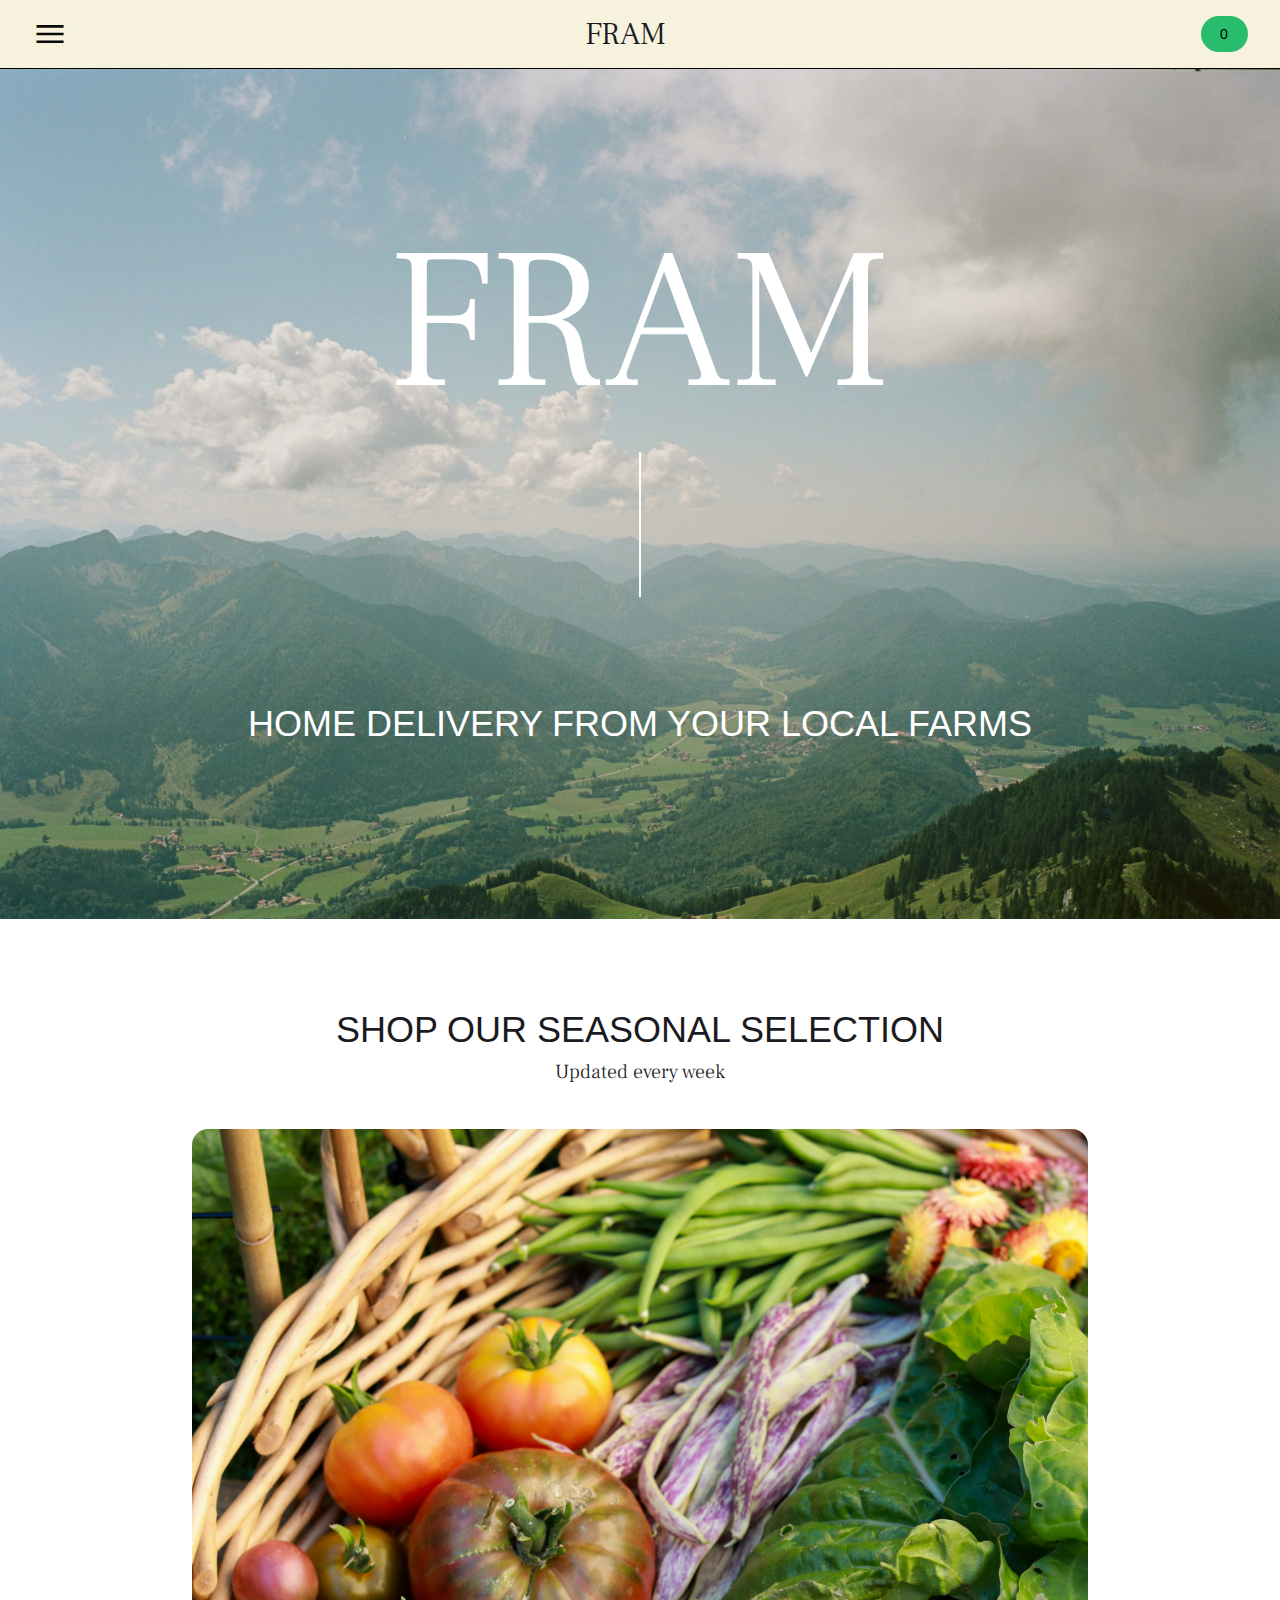
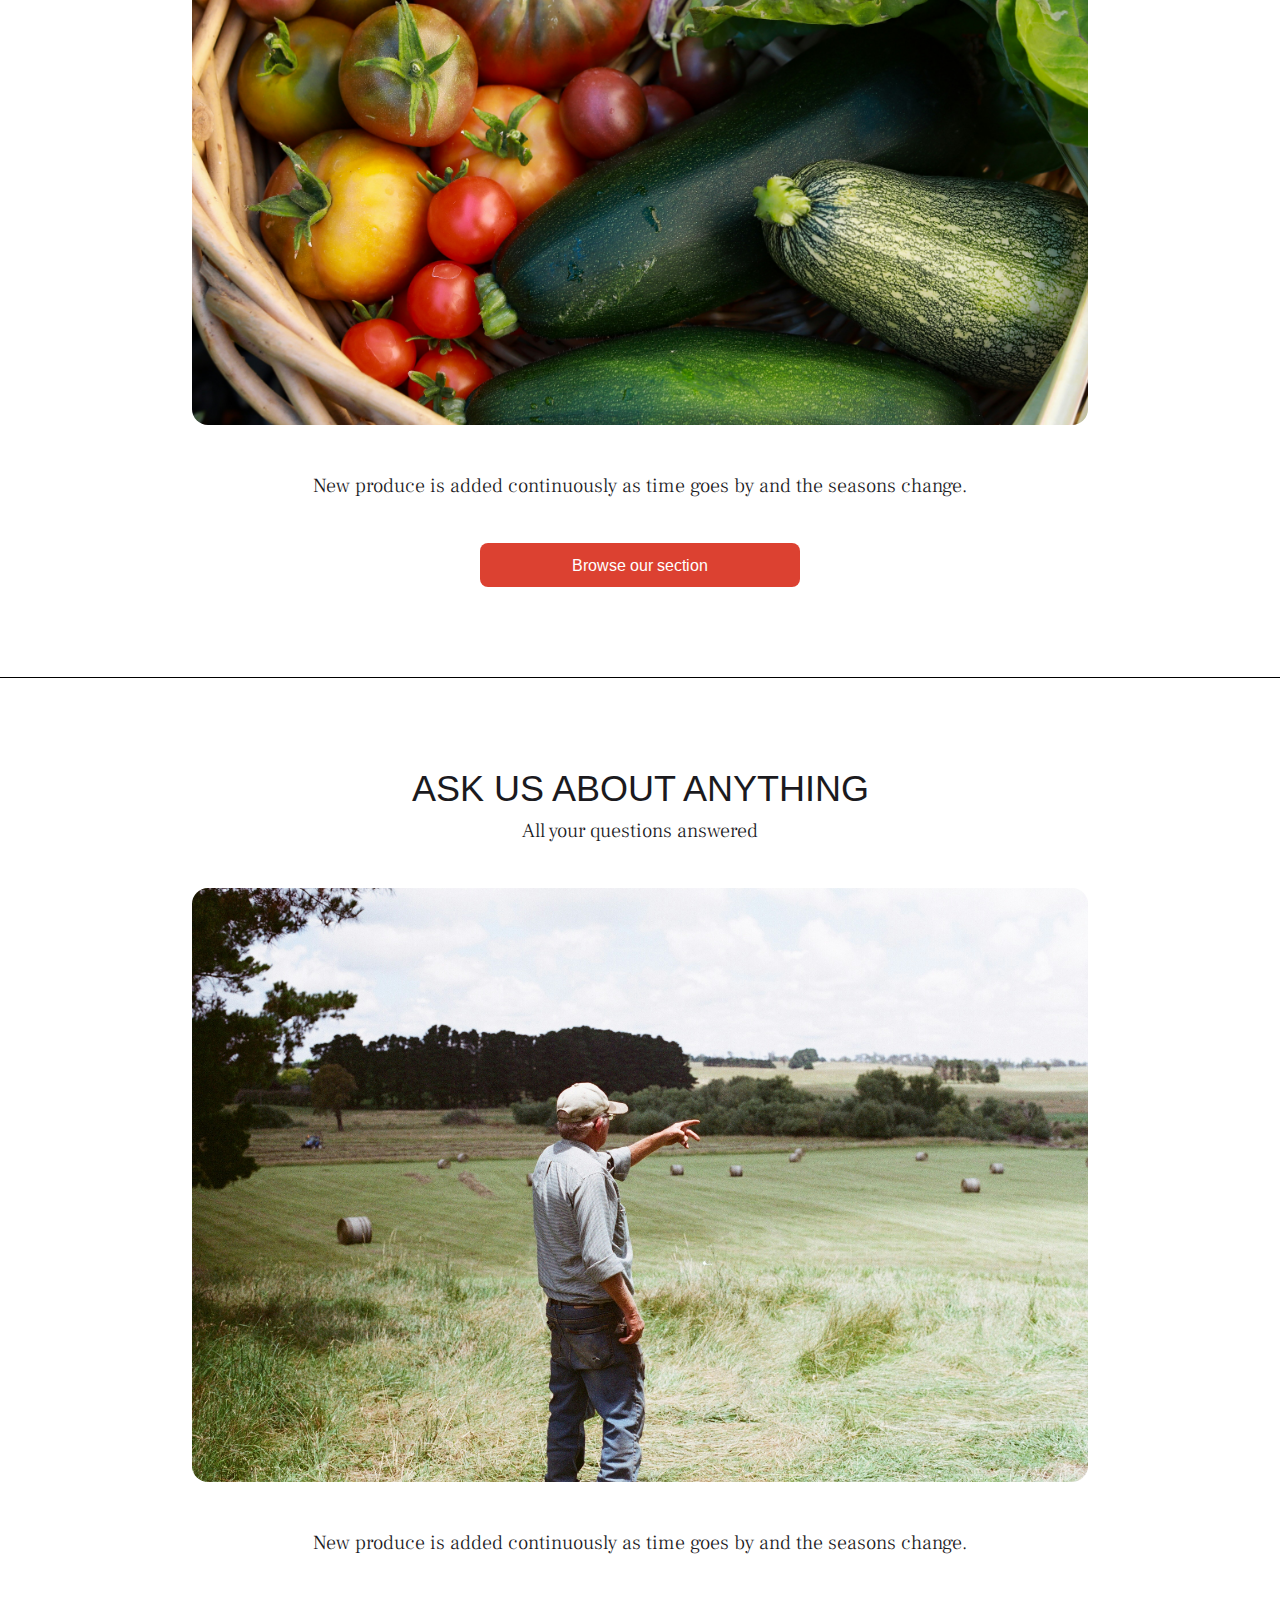
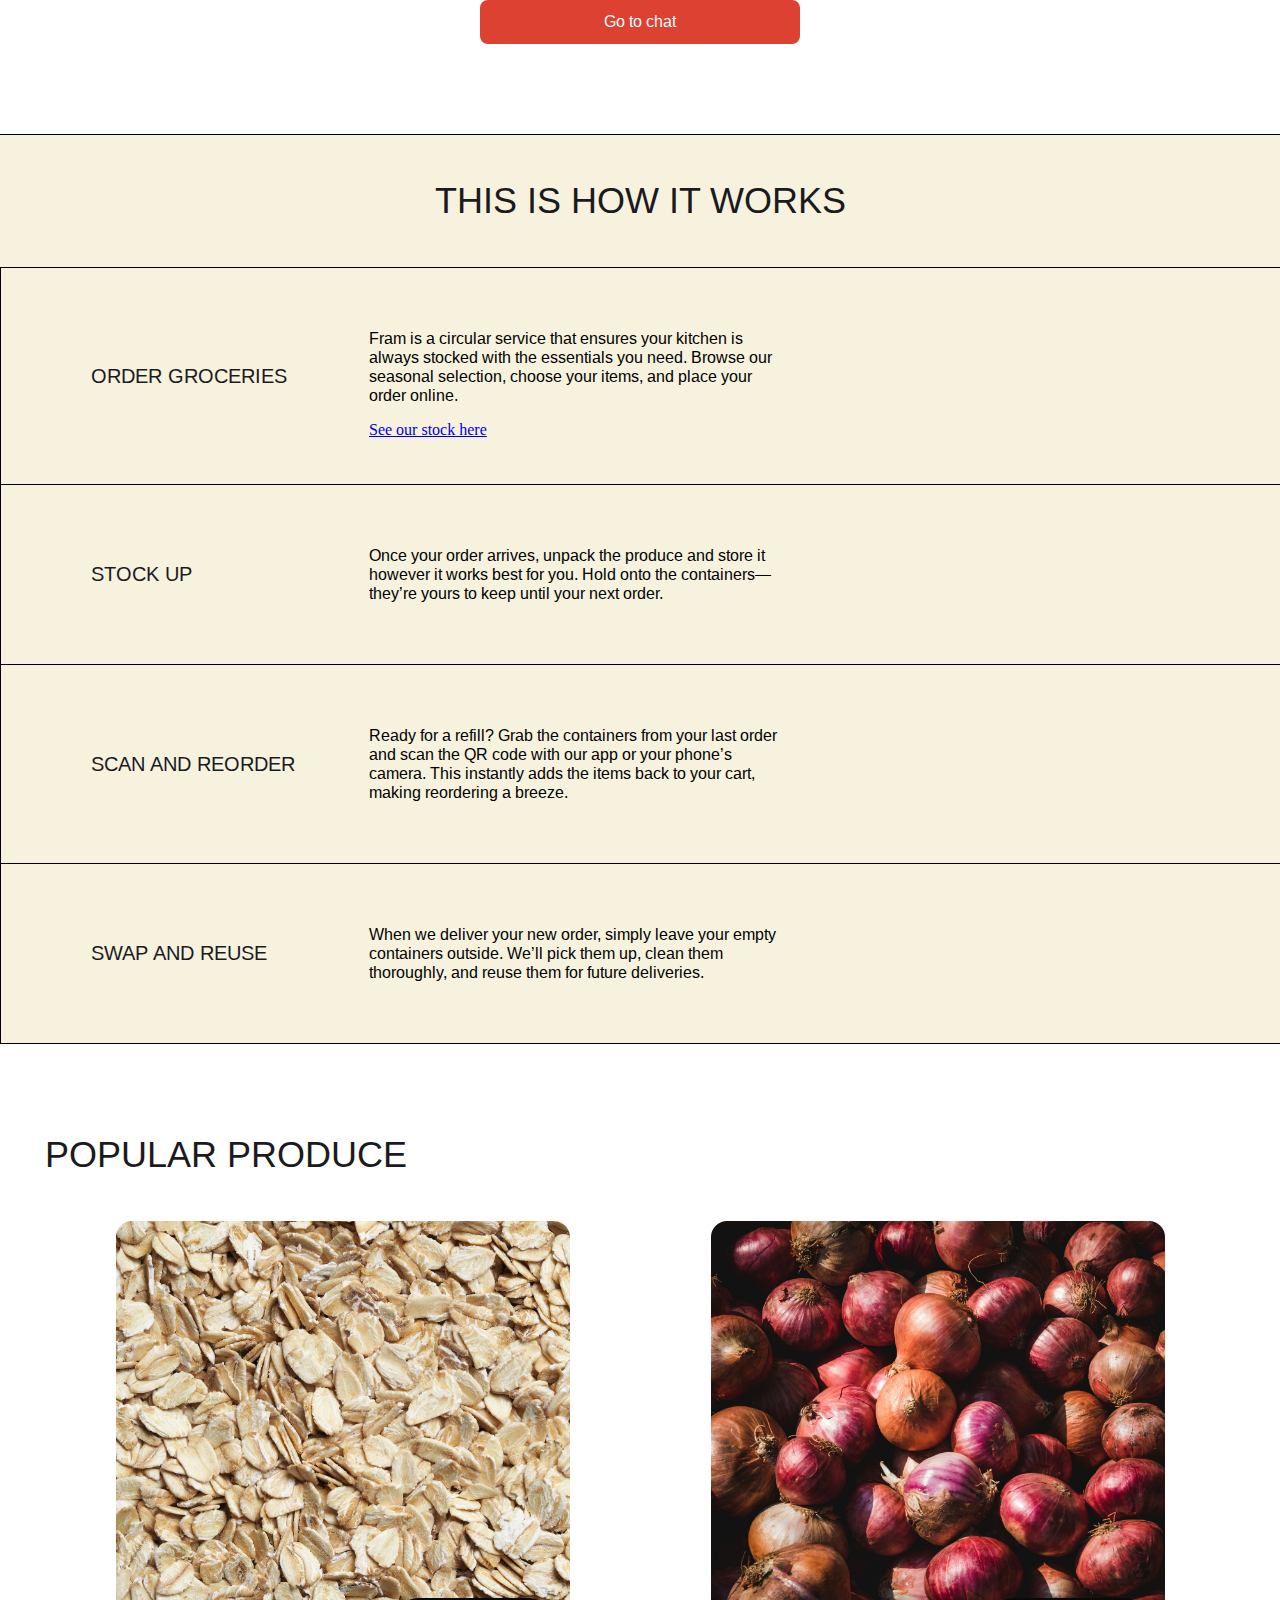
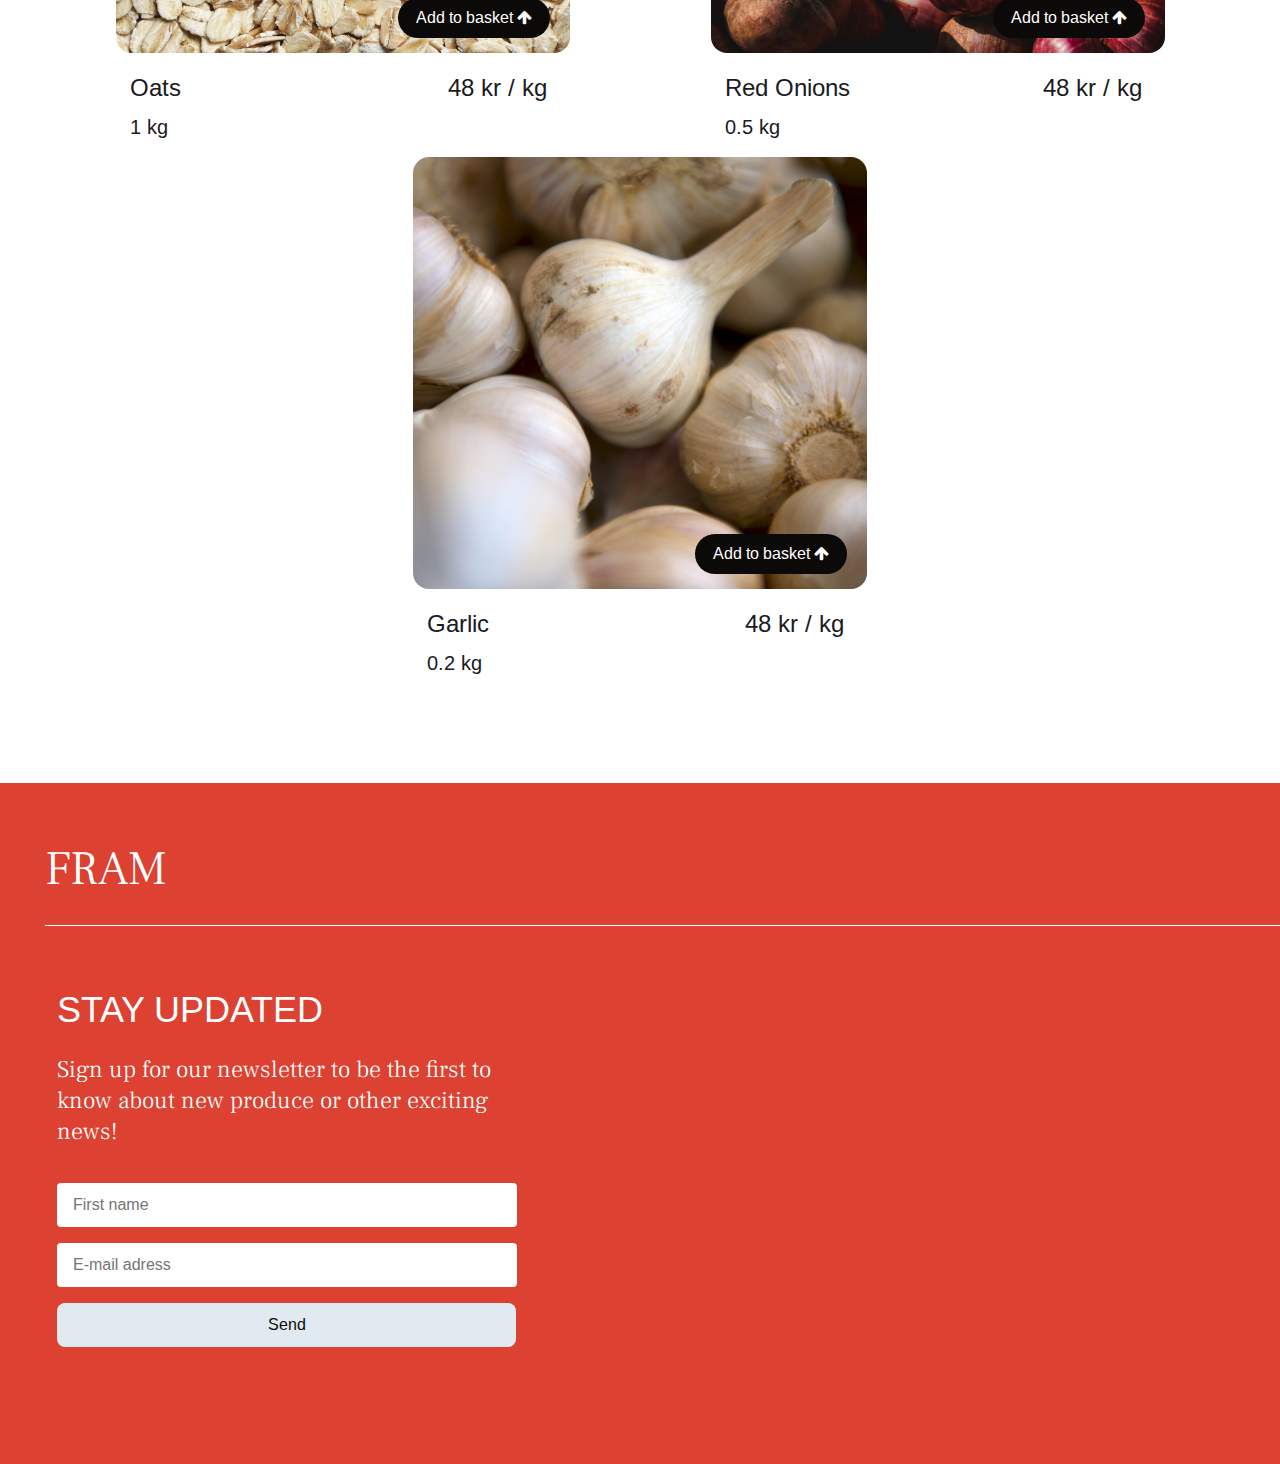
<file: index.html>
<!DOCTYPE html>
<html lang="en">

    <head>
        <meta charset="UTF-8">
        <meta name="viewport" content="width=device-width, initial-scale=1.0">
        <title>FRAM Local farm products</title>
        <link rel="stylesheet" href="styles.css"/>
        <link rel="preconnect" href="https://fonts.googleapis.com">
        <link rel="preconnect" href="https://fonts.gstatic.com" crossorigin>
        <link href="https://fonts.googleapis.com/css2?family=Arimo:ital,wght@0,400..700;1,400..700&family=Frank+Ruhl+Libre:wght@300..900&family=Kufam:ital,wght@0,400..900;1,400..900&display=swap" rel="stylesheet">
        <link rel="stylesheet" href="https://cdnjs.cloudflare.com/ajax/libs/font-awesome/4.7.0/css/font-awesome.min.css">
        <link rel="stylesheet" href="https://fonts.googleapis.com/css2?family=Material+Symbols+Outlined:opsz,wght,FILL,GRAD@20..48,100..700,0..1,-50..200&icon_names=menu"/>
        <link rel="stylesheet" href="https://fonts.googleapis.com/css2?family=Material+Symbols+Outlined:opsz,wght,FILL,GRAD@20..48,100..700,0..1,-50..200&icon_names=close" />
    </head>

    

    <body>

        <header tabindex="0">

            <nav id="topnav-line">
                <button id="openBtn" class="material-symbols-outlined" onclick="openNav()">&#xe5d2;</button>
                <a id="homeBtn" href="index.html"><h1>FRAM</h1></a>
                <div class="cart-count"><p id="clicks" class="cart-number">0</p></div>
            </nav>

            <nav id="mySidebar" class="sidebar">
                <button id="closeBtn" href="javascript:void(0)" class="material-symbols-outlined" tabindex="19" onclick="closeNav()">&#xe5cd;</button>
                <a id="productNav" href="product-page.html" tabindex="17">PRODUCTS</a>
                <a id="chatNav" href="chatbot.html" tabindex="18">CHAT</a>
                <a id="checkoutNav" href="checkout.html">CHECKOUT</a>
            </nav>  

        </header>

        <main>

            <section id="hero-section">
                    <h1 class="hero-heading">FRAM</h1>           
                    <div class="vertical-line"></div>
                    <h2 class="hero-text">HOME DELIVERY FROM YOUR LOCAL FARMS</h2>
            </section>

            <section id="shortcut-display" tabindex="1">
                <div class="shortcut-display-left">
                    <h2>SHOP OUR SEASONAL SELECTION</h2>
                    <h5>Updated every week</h5>
                    <img src="Mixed-produce.jpg" alt="Basket of mixed fresh produce from the farm">
                    <h5>New produce is added continuously as time goes by and the seasons change.</h5>
                    <button type="button" class="red-button" onclick="location.href='product-page.html'" tabindex="2">Browse our section</button>
                </div>
                <div class="shortcut-display-right">
                    <h2>ASK US ABOUT ANYTHING</h2>
                    <h5>All your questions answered</h5>
                    <img src="man-on-field.jpg" alt="Old man pointing out on a green field on the farm">
                    <h5>New produce is added continuously as time goes by and the seasons change.</h5>
                    <button type="button" class="red-button" onclick="location.href='chatbot.html'" tabindex="3">Go to chat</button>
                </div>
            </section>

            <section id="informationAndGuidance" class="wrapper" tabindex="4">
                <div class="informationAndGuidance-left">
                    <h2>THIS IS HOW IT WORKS</h2>
                </div>
                <div class="informationAndGuidance-right">
                    <div class="informationAndGuidance-right-child">
                        <h4>ORDER GROCERIES</h4>
                        <div class="text-link-container">
                            <p>Fram is a circular service that ensures your kitchen is always stocked with the essentials you need. Browse our seasonal selection, choose your items, and place your order online.</p>
                            <a href="product-page.html" tabindex="5">See our stock here</a>
                        </div>
                    </div>
                    <div class="informationAndGuidance-right-child" tabindex="6">
                        <h4>STOCK UP</h4>
                        <p >Once your order arrives, unpack the produce and store it however it works best for you. Hold onto the containers—they’re yours to keep until your next order.</p>                        
                    </div>
                    <div class="informationAndGuidance-right-child" tabindex="7">
                        <h4>SCAN AND REORDER</h4>
                        <p>Ready for a refill? Grab the containers from your last order and scan the QR code with our app or your phone’s camera. This instantly adds the items back to your cart, making reordering a breeze.</h5>
                    </div>
                    <div class="informationAndGuidance-right-child" id="child1" tabindex="8">
                        <h4>SWAP AND REUSE</h4>
                        <p>When we deliver your new order, simply leave your empty containers outside. We’ll pick them up, clean them thoroughly, and reuse them for future deliveries.</p>
                    </div>  
                </div>
            </section>

            <section id="most-popular-display" tabindex="9">
                <h2>POPULAR PRODUCE</h2>
                <div class="product-card-container">
                    
                    <div class="product-card">

                        <div class="img-container">
                            <img src="Oats-pic.jpg" alt="Pile of Oats">
                            <button type="button" id="addToBasketBtn1" class="addToBasketBtn" tabindex="10" onclick="myFunction('Oats', 48)">Add to basket&nbsp;<i class="fa fa-arrow-up" aria-hidden="true"></i></button>
                        </div>
                        
                        <div class="product-card-child">
                            <h3>Oats</h3> 
                            <h3>48 kr / kg</h3>
                        </div>

                        <h4>1 kg</h4>  

                    </div>
    
                    <div class="product-card">

                        <div class="img-container">
                            <img src="Red-onion-pic.jpg" alt="Pile of Red Onions">
                            <button type="button" id="addToBasketBtn2" class="addToBasketBtn" tabindex="11" onclick="myFunction('Red Onions', 24)">Add to basket&nbsp;<i class="fa fa-arrow-up" aria-hidden="true"></i></button>
                        </div>

                        <div class="product-card-child">
                            <h3>Red Onions</h3> 
                            <h3>48 kr / kg</h3>
                        </div>

                        <h4>0.5 kg</h4>  
                    </div>
    
                    <div class="product-card">

                        <div class="img-container">
                            <img src="Garlic-pic.jpg" alt="Pile of Garlic">
                            <button type="button" id="addToBasketBtn3" class="addToBasketBtn" tabindex="12" onclick="myFunction('Garlic', 9.6)">Add to basket&nbsp;<i class="fa fa-arrow-up" aria-hidden="true"></i></button>
                        </div>

                        <div class="product-card-child">
                            <h3>Garlic</h3> 
                            <h3>48 kr / kg</h3>
                        </div>

                        <h4>0.2 kg</h4>  
                    </div>

                </div>
            </section>


        </main>

        <footer tabindex="13">
            <h6 class="footer-heading">FRAM</h6>
            <div class="form-box">
                
                <h2>STAY UPDATED</h2>
                <h6>Sign up for our newsletter to be the first to know about new produce or other exciting news!</h6>

                <form id="newsForm" action="/submit-form" method="post">
                    
                    <label for="form-first-name" hidden>First name:</label>
                    <input type="text" id="formFirstname" name="form-firstName" tabindex="14" required placeholder="First name">
                    
                    <label for="form-email" hidden>E-mail:</label>
                    <input type="email" id="formEmail" name="form-email" tabindex="15" required placeholder="E-mail adress">
                    
                    <button type="submit" id="submitBtn" class="submit-button" tabindex="16">Send</button>

                </form>

            </div>
            


        </footer>

        <script src="script.js"></script>
    </body>

</html>
</file>
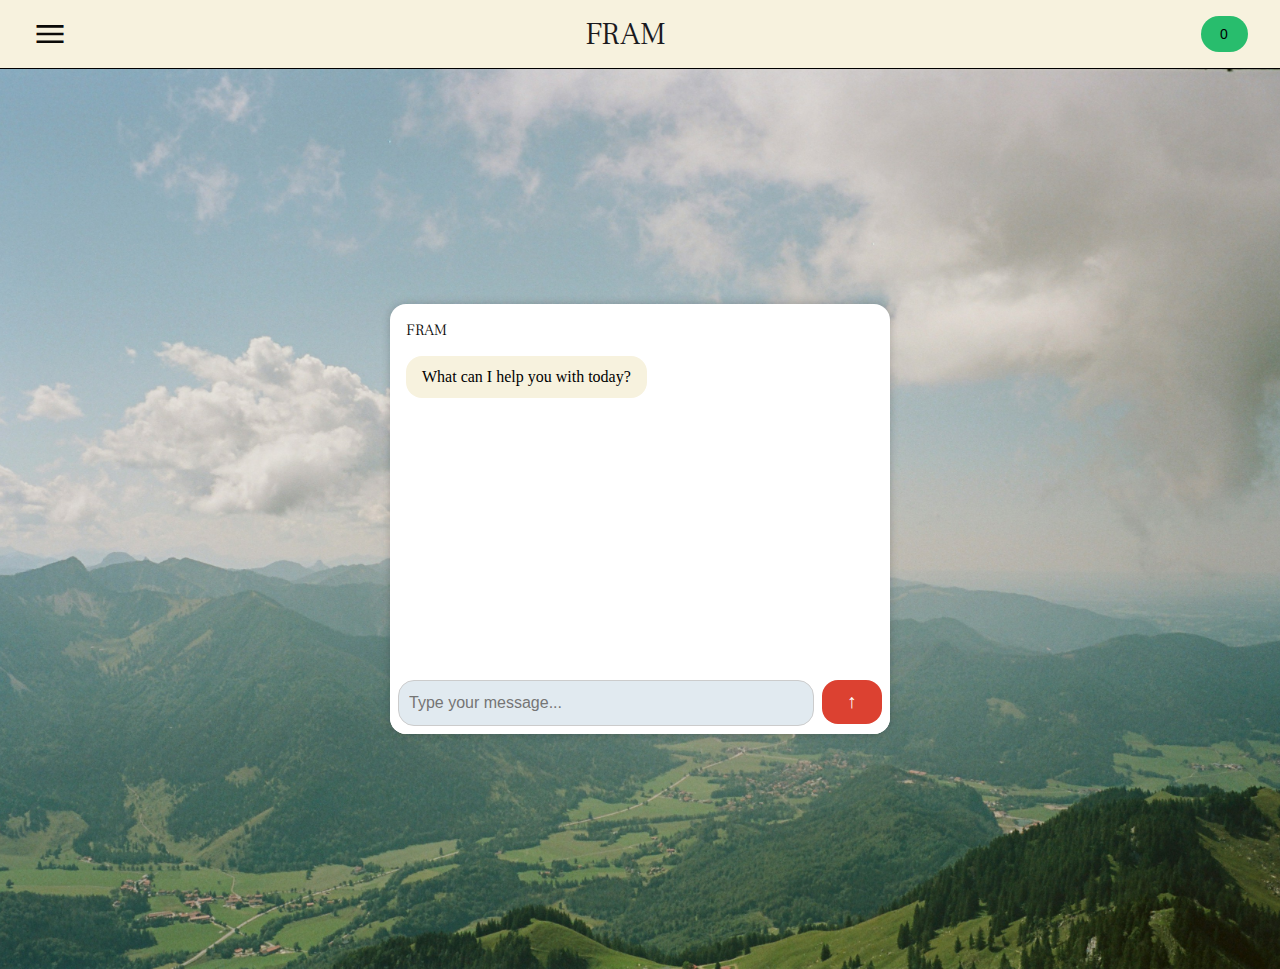
<file: chatbot.html>
<!DOCTYPE html>
<html lang="en">

    <head>
        <meta charset="UTF-8">
        <meta name="viewport" content="width=device-width, initial-scale=1.0">
        <title>FRAM Local farm products</title>
        <link rel="stylesheet" href="styles.css"/>
        <link rel="preconnect" href="https://fonts.googleapis.com">
        <link rel="preconnect" href="https://fonts.gstatic.com" crossorigin>
        <link href="https://fonts.googleapis.com/css2?family=Arimo:ital,wght@0,400..700;1,400..700&family=Frank+Ruhl+Libre:wght@300..900&family=Kufam:ital,wght@0,400..900;1,400..900&display=swap" rel="stylesheet">
        <link rel="stylesheet" href="https://cdnjs.cloudflare.com/ajax/libs/font-awesome/4.7.0/css/font-awesome.min.css">
        <link rel="stylesheet" href="https://fonts.googleapis.com/css2?family=Material+Symbols+Outlined:opsz,wght,FILL,GRAD@20..48,100..700,0..1,-50..200&icon_names=menu"/>
        <link rel="stylesheet" href="https://fonts.googleapis.com/css2?family=Material+Symbols+Outlined:opsz,wght,FILL,GRAD@20..48,100..700,0..1,-50..200&icon_names=close" />
    </head>

    <body>

        <header>

            <div id="topnav-line">
                <button id="openBtn" class="material-symbols-outlined" onclick="openNav()">&#xe5d2;</button>
                <a id="homeBtn" href="index.html"><h1>FRAM</h1></a>
                <div class="cart-count"><p id="clicks" class="cart-number">0</p></div>
            </div>

            <div id="mySidebar" class="sidebar">
                <button id="closeBtn" href="javascript:void(0)" class="material-symbols-outlined" onclick="closeNav()">&#xe5cd;</button>
                <a id="productNav" href="product-page.html">PRODUCTS</a>
                <a id="chatNav" href="chatbot.html">CHAT</a>
                <a id="checkoutNav" href="checkout.html">CHECKOUT</a>
            </div>  

        </header>

        <main>
            <section id="chatbot-section">
                
                <div class="chat-container">
                    <div class="chat-box" id="chat-box">
                        <h6>FRAM</h6><div class="message bot">What can I help you with today?</div>
                    </div>
                    <form class="chat-input-area">
                        <input type="text" id="user-input" placeholder="Type your message..." />
                        <button id="chat-sendBtn">↑</button>
                    </form>
                </div>

            </section>

        </main>

        <script src="script.js"></script>
        <script src="chatbot-script.js"></script>

    </body>

</html>
</file>
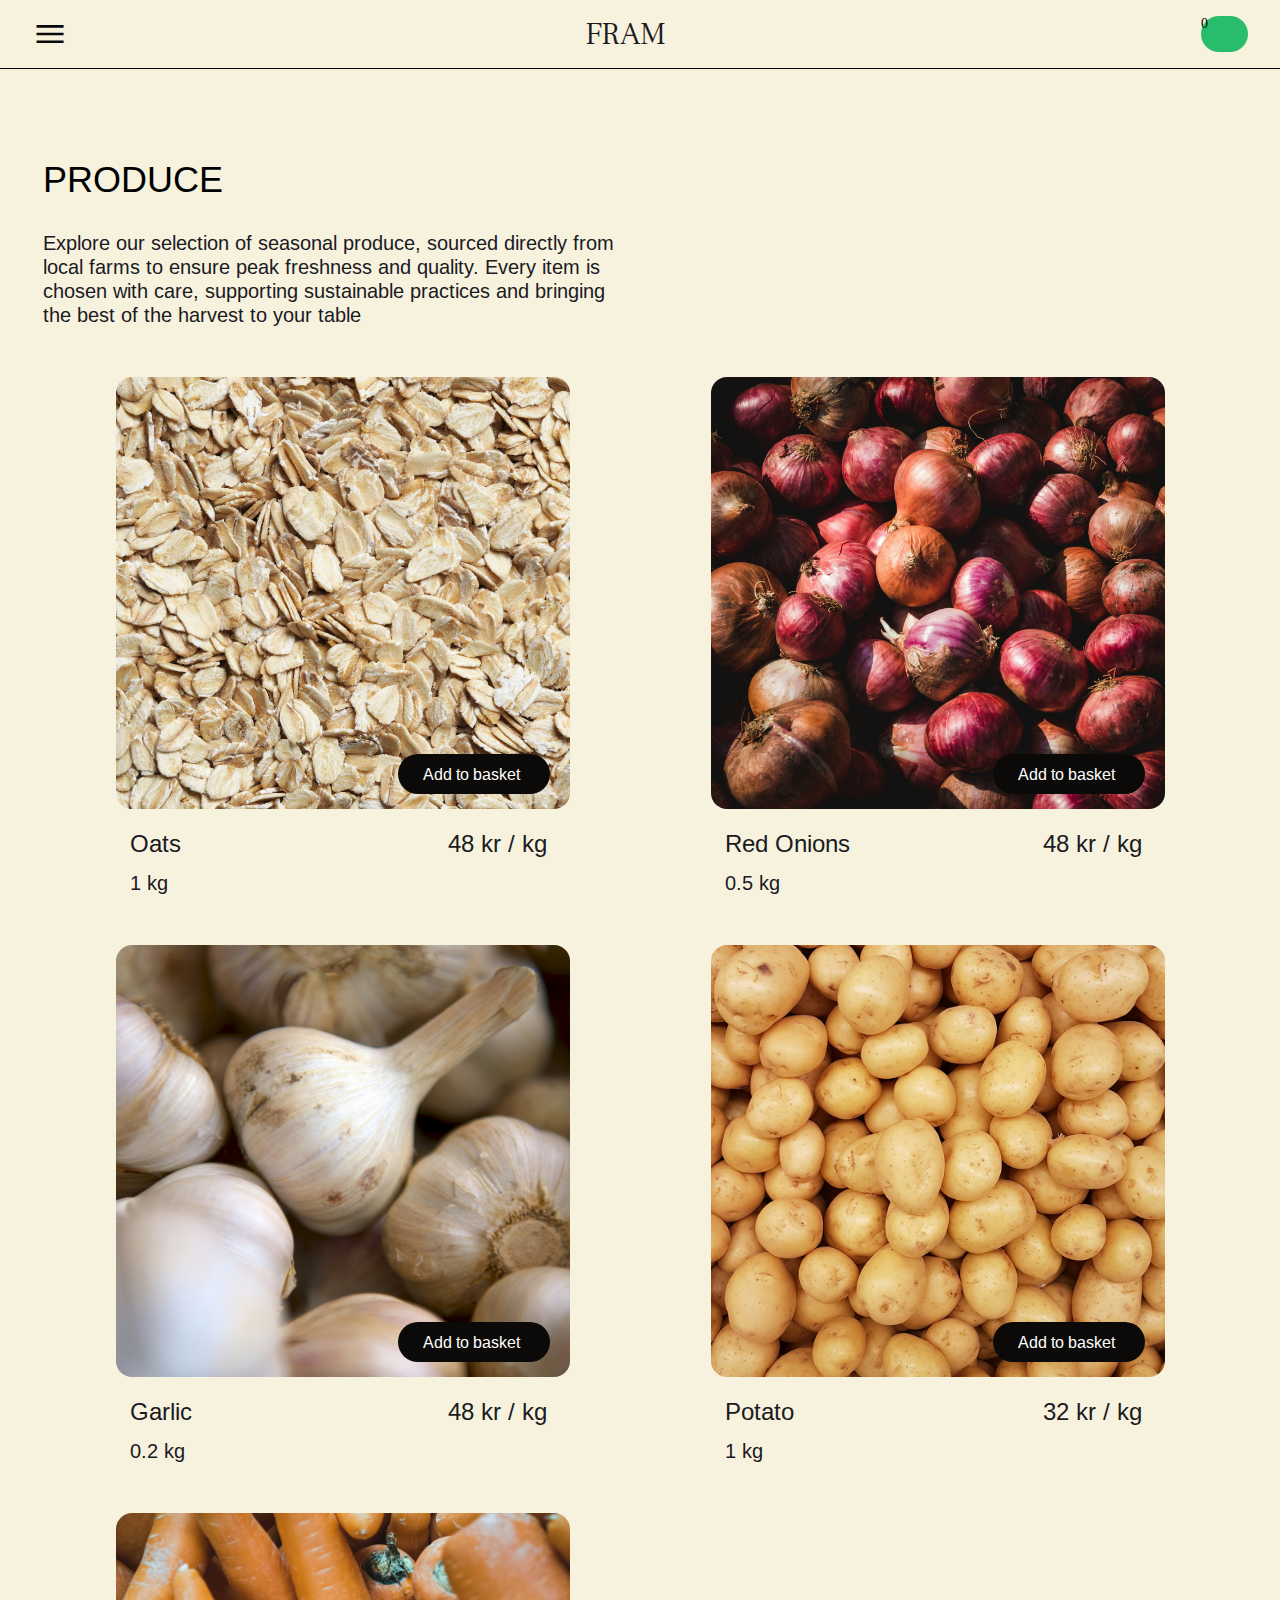
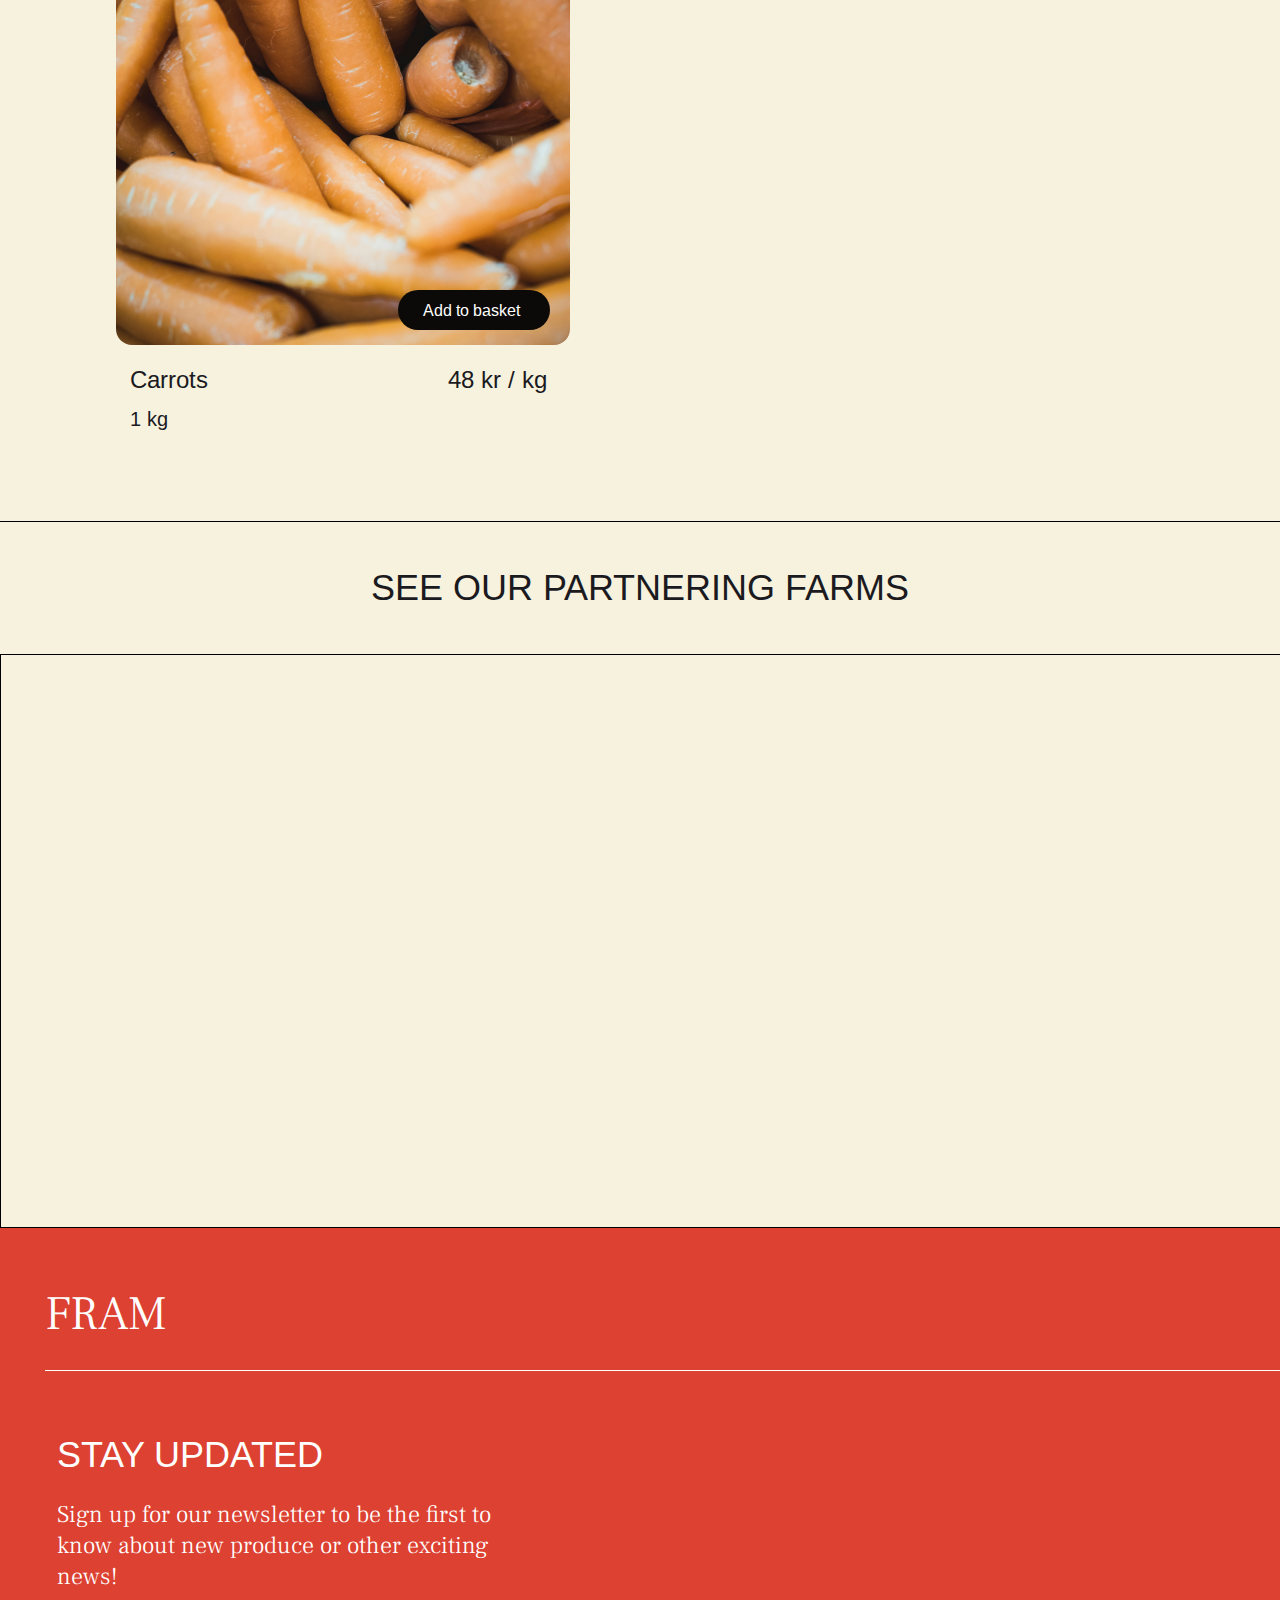
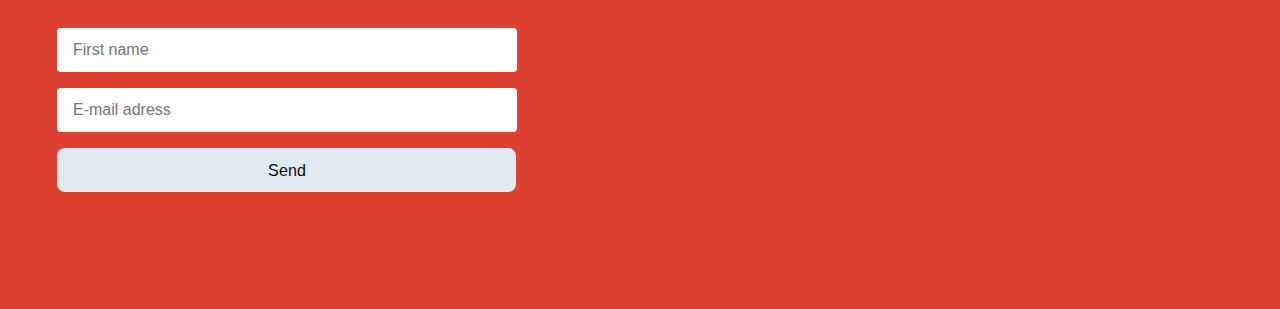
<file: product-page.html>
<!DOCTYPE html>
<html lang="en">

    <head>
        <meta charset="UTF-8">
        <meta name="viewport" content="width=device-width, initial-scale=1.0">
        <title>FRAM Local farm products</title>
        <link rel="stylesheet" href="styles.css"/>
        <link rel="preconnect" href="https://fonts.googleapis.com">
        <link rel="preconnect" href="https://fonts.gstatic.com" crossorigin>
        <link href="https://fonts.googleapis.com/css2?family=Arimo:ital,wght@0,400..700;1,400..700&family=Frank+Ruhl+Libre:wght@300..900&family=Kufam:ital,wght@0,400..900;1,400..900&display=swap" rel="stylesheet">
        <!-- <link rel="stylesheet" href="https://cdnjs.cloudflare.com/ajax/libs/font-awesome/4.7.0/css/font-awesome.min.css"> --> 
        <link rel="stylesheet" href="https://fonts.googleapis.com/css2?family=Material+Symbols+Outlined:opsz,wght,FILL,GRAD@20..48,100..700,0..1,-50..200&icon_names=menu"/>
        <link rel="stylesheet" href="https://fonts.googleapis.com/css2?family=Material+Symbols+Outlined:opsz,wght,FILL,GRAD@20..48,100..700,0..1,-50..200&icon_names=close" />
    </head>

    <body>

        <header tabindex="0">

            <div id="topnav-line">
                <button id="openBtn" class="material-symbols-outlined" tabindex="1" onclick="openNav()">&#xe5d2;</button>
                <a id="homeBtn" href="index.html"><h1>FRAM</h1></a>
                <div class="cart-count"><a id="clicks">0</a></div>
            </div>

            <div id="mySidebar" class="sidebar">
                <button id="closeBtn" href="javascript:void(0)" class="material-symbols-outlined" tabindex="4" onclick="closeNav()">&#xe5cd;</button>
                <a id="productNav" href="product-page.html" tabindex="2">PRODUCTS</a>
                <a id="chatNav" href="chatbot.html" tabindex="3">CHAT</a>
                <a id="checkoutNav" href="checkout.html">CHECKOUT</a>
            </div>  

        </header>

        <main>

            <section id="produce-page-heading" tabindex="4">
                <h2>PRODUCE</h2>
                <h4>Explore our selection of seasonal produce, sourced directly from local farms to ensure peak freshness and quality. Every item is chosen with care, supporting sustainable practices and bringing the best of the harvest to your table</h4> 
            </section>

            <section id="product-display">

                <div class="product-card-container">
                    
                    <div class="product-card" id="product-card-produce_page">

                        <div class="img-container">
                            <img src="Oats-pic.jpg" alt="Pile of Oats">
                            <button type="button" id="addToBasketBtn1" class="addToBasketBtn" tabindex="5" onclick="myFunction('Oats', 48)">Add to basket&nbsp;<i class="fa fa-arrow-up" aria-hidden="true"></i></button>
                        </div>
                        
                        <div class="product-card-child">
                            <h3>Oats</h3> 
                            <h3>48 kr / kg</h3>
                        </div>

                        <h4>1 kg</h4>  

                    </div>
    
                    <div class="product-card" id="product-card-produce_page">

                        <div class="img-container">
                            <img src="Red-onion-pic.jpg" alt="Pile of Red Onions">
                            <button type="button" id="addToBasketBtn2" class="addToBasketBtn" tabindex="6" onclick="myFunction('Red Onions', 24)">Add to basket&nbsp;<i class="fa fa-arrow-up" aria-hidden="true"></i></button>
                        </div>

                        <div class="product-card-child">
                            <h3>Red Onions</h3> 
                            <h3>48 kr / kg</h3>
                        </div>

                        <h4>0.5 kg</h4>  
                    </div>
    
                    <div class="product-card" id="product-card-produce_page">

                        <div class="img-container">
                            <img src="Garlic-pic.jpg" alt="Pile of Garlic">
                            <button type="button" id="addToBasketBtn3" class="addToBasketBtn" tabindex="7" onclick="myFunction('Garlic', 9.6)">Add to basket&nbsp;<i class="fa fa-arrow-up" aria-hidden="true"></i></button>
                        </div>

                        <div class="product-card-child">
                            <h3>Garlic</h3> 
                            <h3>48 kr / kg</h3>
                        </div>

                        <h4>0.2 kg</h4>  
                    </div>

                    <div class="product-card" id="product-card-produce_page">

                        <div class="img-container">
                            <img src="potato.jpg" alt="Pile of Potatoes'">
                            <button type="button" id="addToBasketBtn4" class="addToBasketBtn" tabindex="8" onclick="myFunction('Garlic', 32)">Add to basket&nbsp;<i class="fa fa-arrow-up" aria-hidden="true"></i></button>
                        </div>

                        <div class="product-card-child">
                            <h3>Potato</h3> 
                            <h3>32 kr / kg</h3>
                        </div>

                        <h4>1 kg</h4>  
                    </div>

                    <div class="product-card" id="product-card-produce_page">

                        <div class="img-container">
                            <img src="carrots.jpg" alt="Pile of Carrots'">
                            <button type="button" id="addToBasketBtn5" class="addToBasketBtn" tabindex="9" onclick="myFunction('Garlic', 48)">Add to basket&nbsp;<i class="fa fa-arrow-up" aria-hidden="true"></i></button>
                        </div>

                        <div class="product-card-child">
                            <h3>Carrots</h3> 
                            <h3>48 kr / kg</h3>
                        </div>

                        <h4>1 kg</h4>  
                    </div>

                    <div class="product-card" id="product-card-produce_page">
                        <!-- EDIT INPUT IN CONTAINER UNDER FOR NEW PRUDUCT ON DISPLAY!

                        <div class="img-container">
                            <img src="carrots.jpg" alt="Pile of Carrots'">
                            <button type="button" id="addToBasketBtn6" class="addToBasketBtn" tabindex="x" onclick="myFunction('Garlic', 48)">Add to basket&nbsp;<i class="fa fa-arrow-up" aria-hidden="true"></i></button>
                        </div>

                        <div class="product-card-child">
                            <h3>Carrots</h3> 
                            <h3>48 kr / kg</h3>
                        </div>

                        <h4>1 kg</h4>

                        -->
                    </div>

                </div>

            </section>
            
            <section id="informationAndGuidance" class="wrapper" tabindex="10">
                <div class="informationAndGuidance-left" id="map-header-box">
                    <h2>SEE OUR PARTNERING FARMS</h2>
                </div>
                <div class="informationAndGuidance-right" id="map-box">
                    <div id="map-partnerFarms">
                        <iframe src="https://www.google.com/maps/embed?pb=!1m18!1m12!1m3!1d22396.855459154856!2d10.611130258850219!3d60.302903454033235!2m3!1f0!2f0!3f0!3m2!1i1024!2i768!4f13.1!3m3!1m2!1s0x4641a30c3be67c59%3A0x94dbad789ad47bba!2sBraastad%20Gaard!5e0!3m2!1sno!2sno!4v1746774531659!5m2!1sno!2sno" height="450" style="border:0;" allowfullscreen="" loading="lazy" referrerpolicy="no-referrer-when-downgrade" tabindex="11"></iframe>
                    </div>
                    
                </div>    
            </section>

        </main>

        <footer tabindex="12">
            <h6 class="footer-heading">FRAM</h6>
            <div class="form-box">
                
                <h2>STAY UPDATED</h2>
                <h6>Sign up for our newsletter to be the first to know about new produce or other exciting news!</h6>

                <form id="newsForm" action="/submit-form" method="post">
                    
                    <label for="form-first-name" hidden>First name:</label>
                    <input type="text" id="formFirstname" name="form-firstName" tabindex="13" required placeholder="First name">
                    
                    <label for="form-email" hidden>E-mail:</label>
                    <input type="email" id="formEmail" name="form-email" tabindex="14" required placeholder="E-mail adress">
                    
                    <button type="submit" id="submitBtn" class="submit-button" tabindex="15">Send</button>

                </form>

            </div>           

        </footer>

        <script src="script.js"></script>

    </body>

</html>
</file>
<file: styles.css>
/* ------- Globals ------- */
body {
    background: #F7F2DE;
    font-size: 16px;
    margin: 0px;
}

main, footer, header {
    max-width: 1512px;
    margin: 0 auto; /*center everything*/
}

main {
    box-sizing: border-box;
}

/* ------------- Resets --------------- */

h1, h2, h3, h4, h5, h6 { 
    margin-block-start: 0; 
    margin-block-end: 0;
}

button {
    background: none;
    border: none;
    padding: 0;
    font: inherit;      /* Fjerne? */
    cursor: pointer;    /* Fjerne? */
    outline: inherit;   /* Fjerne? */
 }


/* --------- Text -------- */

h1 { /*Logo tekst*/
    font-family: "Frank Ruhl Libre", serif;
    font-weight: lighter; 
}

h2 { /*Headings on page*/
    font-family: "Arimo", serif;
    font-size: 36px;
    font-weight: normal; 
}

h3 { /*Product name and kr/kg*/
    font-family: "Arimo", serif;
    font-size: 24px;
    font-weight: normal; 
    color: #1B1A1E;
}

h4 { /*Sub-header, large body (produce) and weight*/
    font-family: "Arimo", serif;
    font-size: 20px;
    font-weight: normal; 
    color: #1B1A1E;
}

h5 { /*Accent text (undertekst)*/
    font-family: "Frank Ruhl Libre", serif;
    font-weight: lighter;
    font-size: 20px;
    color: #1B1A1E;
}

h6 { /*Footer tekst*/
    font-family: "Frank Ruhl Libre", serif;
    font-weight: lighter;
    font-size: 24px;
    color: #FFFFFF;
}

.white-text { /*Mulig å få lagt inn på en annen måte etterhvert, og fjerne*/
    color: #FFFFFF;
}

.dark-text { /*Mulig å få lagt inn på en annen måte etterhvert, og fjerne*/
    color: #1B1A1E;
}

p { /*Info text - body  */
    font-family: "Arimo", serif;
    font-size: 16px;
    font-weight: normal;
    color: #000000;
}

header h1 {
    color: #1B1A1E;
    font-size: 32px;
}

/* -------------  Buttons ------------- */

.red-button {
    background-color: #DC4131;
    color: #FFFFFF;
    width: 320px;
}

.red-button:hover {
    background-color: #ae2e21;
}

.red-button, .submit-button {
    font-family: "Arimo", serif;
    font-size: 16px;
    height: 44px;
    border-radius: 8px;
}

.submit-button {
    background-color: #E1EAF0;
    color: #0B0A08;
    width: 459px;
} 

.text-button {          /* Might delete later - ikke i bruk per d.d. */
    font-size: 36px;
} 

#homeBtn {
    text-decoration: none;
}

img {
    max-width: 100%;
}

/* -------------- HEADER -------------- */

header {
    border-bottom: 1px solid #000000;
}

header h1 {
    /*text-align: center;*/
    width: 100px;
}

header p {
    width: 45px;
}

header nav ul li {
   list-style: none; 
}

#topnav-line {
    width: 100%;
    height: 68px;
    display: flex;
    align-items: center;
    justify-content: space-between;
}

.material-symbols-outlined {
    color: #0B0A08;
    text-decoration: none;
    margin-left: 32px;
}

.sidebar {
    width: 0;
    height: 100%;
    background-color: #008F51;
    position: fixed;
    z-index: 1;
    top: 0; /* FIX iht. Figma */
    left: 0; /* FIX iht. Figma */
    overflow-x: hidden;
    transition: 0.5s;
    padding-top: 60px;
}

.sidebar a {
    font-family: "Arimo", serif;
    font-size: 36px;
    color: #1B1A1E;
    text-decoration: none; /* FIX iht. Figma */
    padding: 8px 0px; /* FIX iht. Figma */
    display: block;
    transition: 0.3s;
    text-align: center;
}

.sidebar a:hover {
    text-decoration: underline; /* FIX iht. Figma */
    flex: auto;
}

#openBtn {
    font-size: 36px; /* Slå sammen med closeBtn */
}

#openBtn:hover {
    opacity: 40%;
}

#closeBtn {
    position: absolute;
    top: 22px;
    left: 32px;
    font-size: 36px;
}

#closeBtn:hover {
    color: #F7F2DE;
}

#productNav {
    padding-top: 130px; 
}

#checkoutNav {
    padding-top: 130px;
}

.cart-count {
    background-color: #28BD6D;
    font-size: 14px;
    border-radius: 50px;
    width: 47px;
    height: 36px;
    /*text-align: center;*/
    margin-right: 32px;
}

.cart-number {
    height: 36px;
    margin: 0px;
    text-align: center;
    align-content: center;
    font-size: 14px;
}

/*.cart-count span {
    margin: 0px;
}*/

/* -------------  INDEX-PAGE ------------- */

/*Hero-section*/

#hero-section {
    text-align: center;
    color: white;
    background-image: url("Hero-pic-mountains.jpg");
    height: 850px;
    background-size: cover;
    flex-direction: column;
}

.hero-heading {
    color: #FFFFFF;
    font-size: 200px;
    padding-top: 125px;
/*  margin-block-start: 0;
    margin-block-end: 0;*/  /*Flyttet til globals- resets, fjerne her*/
}

.vertical-line {
    border-left: 2px solid #FFFFFF;
    height: 145px;
    display: block;
    position: absolute;
    left: 50%;
    margin-left: -1px;
}

.hero-text {
    color: #FFFFFF;
    padding-top: 251px;
}

.border-bottom {
    border-bottom: 1px solid #FFFFFF;
}

/* --- Section - shortcut-display --- */

#shortcut-display {
    display: flex;
    flex-direction: row;
    width: 100%;
    /*height: 841px;*/
    /*border-bottom: 1px solid black;*/
}

.shortcut-display-left, .shortcut-display-right {
    text-align: center;
    align-items: center;
    padding: 90px 154px;
    color: #1B1A1E;
    width: 50%;
}

.shortcut-display-right {
    border-left: 1px solid black;
}

.shortcut-display-left h2, .shortcut-display-right h2 {
    padding-bottom: 8px;
}

#shortcut-display div img {
    border-radius: 16px;
    margin: 44px 0px;
}


#shortcut-display div button {
    margin-top: 44px;
}



/* --- Section - "how it works" AND "See our partnering farms" --- */

#informationAndGuidance {
    display: flex;
    flex-direction: row;
    max-width: 1512px;
    border-top: 1px solid black;
    border-bottom: 1px solid black;
}

#informationAndGuidance div h2 {
    color: #1B1A1E;
    /*padding-right: 80px;
    padding-left: 80px;*/
    /*padding: 1rem;
    width: 377px;*/
    padding: 45px;
}

.informationAndGuidance-left {
    text-align: center;
    align-content: center; /*Ev. legge inn på child?*/
    /*border-top: 1px solid black;
    border-right: 0.2px solid black;
    border-bottom: 1px solid black;
    border-left: 1px solid black;
    width: 35%; /* 489px = ca. 31% */
}

.informationAndGuidance-right {
    /*border-top: 1px solid black;
    border-right: 1px solid black;
    border-bottom: 1px solid black;*/
    border-left: 1px solid black;
    width: 70%;
}


.informationAndGuidance-right-child {
    /*width: 1020px;*/
    /*height: 197px; */
    border-bottom: 1px solid black;
    /*border-right: 1px solid black;*/
    padding-top: 45px;
    padding-bottom: 45px;
    padding-left: 90px;
    display: flex;
    justify-content: flex-start;
    align-items: center;
    text-align: left;
}

#informationAndGuidance div div h4 { /*Endre fra section til #informationAndGuidance?*/
    width: 278px;
}

#informationAndGuidance div div p, section div div a { /*Endre fra section til #informationAndGuidance?*/
    width: 414px;
}

#child1 {
    border-bottom: 0px;
}

#map-partnerFarms {
    text-align: center;
    align-content: center;
    padding: 90px 0px 90px 0px;
    flex: 1 1 400px;
}

iframe {
    width: 745px; /*calc(100%-264px);*/
    height: 478px; /*calc(100%-180px);*/
}
    
/* --- Section - most popular display & Product page --- */

#shortcut-display, #most-popular-display {
    background: #ffffff;
}

#most-popular-display {
    border: none; /* Fjerner jeg denne forsvinner padding på h2*/
}

#most-popular-display h2 {
    padding: 90px 45px 45px 45px;
    color: #1B1A1E;
}

#most-popular-display div img, #product-display div img {
    width: 455px;
    height: 432px;
    object-fit: cover;
    border-radius: 16px;
}

.product-card-container {
    display: flex;
    flex-flow: row wrap;
    align-items: flex-start;
    justify-content: space-around;
    padding: 0px 45px 90px 45px;
}

.product-card {
    width: 454px;
}

.img-container {
    position: relative;
    width: 100%; 
}

.addToBasketBtn {                   /* Flytt til knapper øverst */
    background-color: #0B0A08;    /* Går igjen hos knapper, samle */
    color: #FFFFFF;               /* Går igjen hos knapper, samle */
    font-family: "Arimo", serif;    /* Går igjen hos knapper, samle */
    font-size: 16px;                /* Går igjen hos knapper, samle */
    height: 40px;
    width: 152px;
    border-radius: 44px;
    position: absolute;
    bottom: 19px;
    right: 20px;
}

.product-card-child {
    display: flex;
    justify-content: space-between;
    padding: 18px 23px 12px 14px;
}

#most-popular-display div div h4 {
    margin-left: 14px;
    margin-bottom: 18px;
}

#product-card-produce_page {
    margin-top: 50px;
}

#produce-page-heading {
    max-width: 591px;
    margin-left: 43px;  
}

#produce-page-heading h2 {
    margin-top: 90px;
}

#produce-page-heading h4 {
    margin-top: 30px;
}

#product-card-produce_page h4 {
    margin-left: 14px;
}


/* --- Footer --- */

footer {
    background: #DC4131;
    display: flex;
    flex-direction: column;
}

.footer-heading {
    font-size: 48px;
    padding-top: 55px;
    padding-bottom: 25px;
    margin-left: 45px;
    border-bottom: 1px solid #FFFFFF;
}

.form-box {
    padding-left: 57px;
    padding-bottom: 93px;
    width: 444px;
}

form {
    margin-top: 36px;
    margin-bottom: 24px;
}

form input {
    display: block;
    margin-bottom: 16px;
    width: 100%;
    height: 44px;
    font-size: 16px;
    padding-block: 0px;
    padding-inline: 0px;
    border-width: 0px;
    padding-left: 16px;
    border-radius: 4px;
}

footer div h2 {
    margin-top: 63px;
    margin-bottom: 23px;
    color: #FFFFFF;
}

/*  ---- CHATBOT ----- */

#chatbot-section {
    margin: 0;
    background-image: url('Hero-pic-mountains.jpg'); /* Sett inn din bakgrunnsfil */
    background-size: cover;
    background-position: center;
    height: 100vh;
    display: flex;
    align-items: center;
    justify-content: center;
}

.chat-container {
    background-color: white;
    width: 90%;
    max-width: 500px;
    border-radius: 1rem;
    box-shadow: 0 0 10px rgba(0,0,0,0.2);
    display: flex;
    flex-direction: column;
    overflow: hidden;
}

.chat-box {
    padding: 1rem;
    height: 300px;
    overflow-y: auto;
    display: flex;
    flex-direction: column;
    gap: 1rem;
}

.chat-box h6 {
    color: #0B0A08;
    font-size: 16px;
}
  
.message {
    padding: 0.75rem 1rem;
    border-radius: 1rem;
    max-width: 80%;
}
  
.bot {
    background-color: #F7F2DE;
    align-self: flex-start;
}
  
.user {
    background-color: #E1EAF0;
    align-self: flex-end;
}
  
.chat-input-area {
    display: flex;
    /*border-top: 1px solid #ddd;*/
    padding: 0.5rem;
    background-color: white;
    margin-bottom: 0;
}
  
#user-input {
    flex: 1;
    padding: 0 0 0 10px;
    border: 1px solid #ccc;
    border-radius: 1rem;
    outline: none;
    height: 44px;
    margin: 0;
    background-color: #E1EAF0;
}
  
#chat-sendBtn {
    background-color: #DC4131;
    color: white;
    border: none;
    border-radius: 16px;
    width: 60px;
    height: 44px;
    margin-left: 0.5rem;
    cursor: pointer;
    font-size: 1.2rem;
}


/* ------------ RESPONSIVE ------------- */   

@media (max-width: 1511px) {
  #shortcut-display {
        flex-direction: column;
        width: 100%;
  }

  .shortcut-display-right {
        border-left: 0px;
        border-top: 1px solid black;
  }
  .shortcut-display-left, .shortcut-display-right {
        text-align: center;
        align-items: center;
        padding: 90px 0px;
        width: 100%;
  }
  
  #shortcut-display div img {
        border-radius: 16px;
        margin: 44px 0px;
        width: 70%;
    }
  
  .informationAndGuidance-right {
        flex-direction: column !important;
        width: 100%;
        text-align: center;
        align-content: center;
        border-top: 1px solid black;
    }
    
    #map-partnerFarms { /* SLITER MED Å FÅ KARTET RESPONSIVT - MÅ FIKSES! */
        padding-top: 45px;
        padding-bottom: 45px;
        padding-right: 25px;
        padding-left: 25px;
        flex: 1 1 100px;
    }

    #map-box {
        border-top: none;
    }

    #map-header-box {
        border-bottom: 1px solid black;
    }

    .wrapper {
        flex-direction: column !important;
        width: 100%;
        text-align: center;
        align-content: center;
    }

}


@media (max-width: 820px) {
    .informationAndGuidance-right-child {
        flex-direction: column;
        align-items: start;
    }
}

/*@media (max-width: 1511px) {
    #informationAndGuidance {
      flex-direction: column;
      max-width: 100vw;
      text-align: center;
      align-content: center;
    }
  }*/

  /*@media (max-width: 755px) {
  #shortcut-display div img {
    border-radius: 16px;
    margin: 44px 0px;
  }
}*/

@media (max-width: 720px) {
    .sidebar {
        max-width: 100vw;
        height: 100%;
    }

    .sidebar a {
        font-size: 24px;
    }

    .sidebar {
        padding-top: 15px;
    }

    #productNav {
        padding-top: 130px; 
    }

    #checkoutNav {
        padding-top: 130px;
    }

    #closeBtn {
        font-size: 24px;
    }

    #closeBtn:hover {
        color: #F7F2DE;
    } 

    #hero-section {
        height: 579px;
    }

    .vertical-line {
        border-left: 2px solid #FFFFFF;
        height: 239px;
    }

    .hero-heading {
        font-size: 75px;
        padding-top: 57px;
        padding-bottom: 30px;
    }

    .hero-text {
        padding-top: 300px;
        padding-right: 16px;
        padding-left: 16px;
        padding-bottom: 16px;
    }
    
    h2 { /*Headings on page*/
        font-size: 24px;
    }

    h3 { /*Product name and kr/kg*/
        font-size: 20px;
    }

    h4 { /*Sub-header, large body (produce) and weight*/
        font-size: 18px;
    }

    h5 { /*Accent text (undertekst)*/
        font-size: 16px;
    }

    h6 { /*Footer tekst*/
        font-size: 16px;
    }

    p { /*Info text - body  */
        font-size: 16px;
    }

    .red-button {
        background-color: #DC4131;
        color: #FFFFFF;
        width: 270px;
    }

    .shortcut-display-left, .shortcut-display-right {
        padding: 90px 0px;
    }

    #shortcut-display div img {
        width: 70%;
    }

    .informationAndGuidance-right {
        max-width: 100vw;
    }

    .informationAndGuidance-right-child {
        padding-left: 45px;
        padding-right: 45px;
    }

    .informationAndGuidance-right-child p, .text-link-container {
        max-width: 100%;
    }

    .form-box {
        padding-left: 29px;
        padding-bottom: 50px;
        width: 255px;
    }

    .submit-button {
        width: 270px;
    } 

    #most-popular-display div img, #product-display div img {  /* ONLY APLY FOR INDEX PAGE */
        height: 321px;
        margin-right: 32px;
    }

    #most-popular-display .product-card-container { /* ONLY APLY FOR INDEX PAGE */
        overflow: auto;
        height: 454px;
        flex-direction: column;
        justify-content: space-between;
        padding-left: 37px;
        padding-bottom: 35px;
    }

    #most-popular-display .product-card { /* ONLY APLY FOR INDEX PAGE */
        height: 454px;
        width: 250px;
        padding-right: 32px;
    }

    iframe {
        width: 340px; /*calc(100%-50px)*/
        height: 459px; /*calc(100%-90px)*/
    }

    .chat-box {
        height: 400px;
    }

/*    .chat-container {
        width: 100vw;
        max-width: 500px;
        height: 100%;
        border-radius: 0px;
    }

    .chat-box {
        padding: 1rem;
        height: 70vh;
        overflow-y: auto;
        display: flex;
        flex-direction: column;
        gap: 1rem;
    }
*/
    

   /* #most-popular-display div img, #product-display div img {
        width: 250px; /*455px;*/
        /*height: 321px;*/
    /*

    .addToBasketBtn {
        bottom: 19px;
        right: 55px;
        position: absolute;
    }
*/
    /*form input {
        display: block;
        margin-bottom: 16px;
        width: 100%;
        height: 44px;
        font-size: 16px;
        padding-block: 0px;
        padding-inline: 0px;
        border-width: 0px;
        padding-left: 16px;
        border-radius: 4px;
    }*/





}


/* ----------- TRASH ---------------- */


/*.stack-elements {
    Display: block;
}*/

/*

.picture-max {
    max-width: 100%;
}

.hero-img {
    top: 0px;
    left: 0px;
    max-width: 100%;
}

*/

/*.main-content { /*Kopiert fra CodePen - wrap av content seksjon
    display: flex;
    flex-direction: row;
    flex-wrap: wrap;
    margin: 0 0 1em 0;
    align-items: center;
    justify-content: center;
}*/

/*.container { /*MIDLERTIDIG FIX - tekst over bilde header
    position: relative;
    text-align: center;
    color: white;
    max-height: 100%;
}*/

/*.centered { /*MIDLERTIDIG FIX - tekst over bilde header
    position: absolute;
    top: 50%;
    left: 50%;
    transform: translate(-50%, -50%);
    display: block;
}*/

/*
.footer-logo {
    color: #FFFFFF !important;
    font-size: 48px;
}

.footer-heading {
    color: #FFFFFF;
}
*/

/*margin: top right bottm left;*/
/*line-height: linjeavstand*/
</file>
